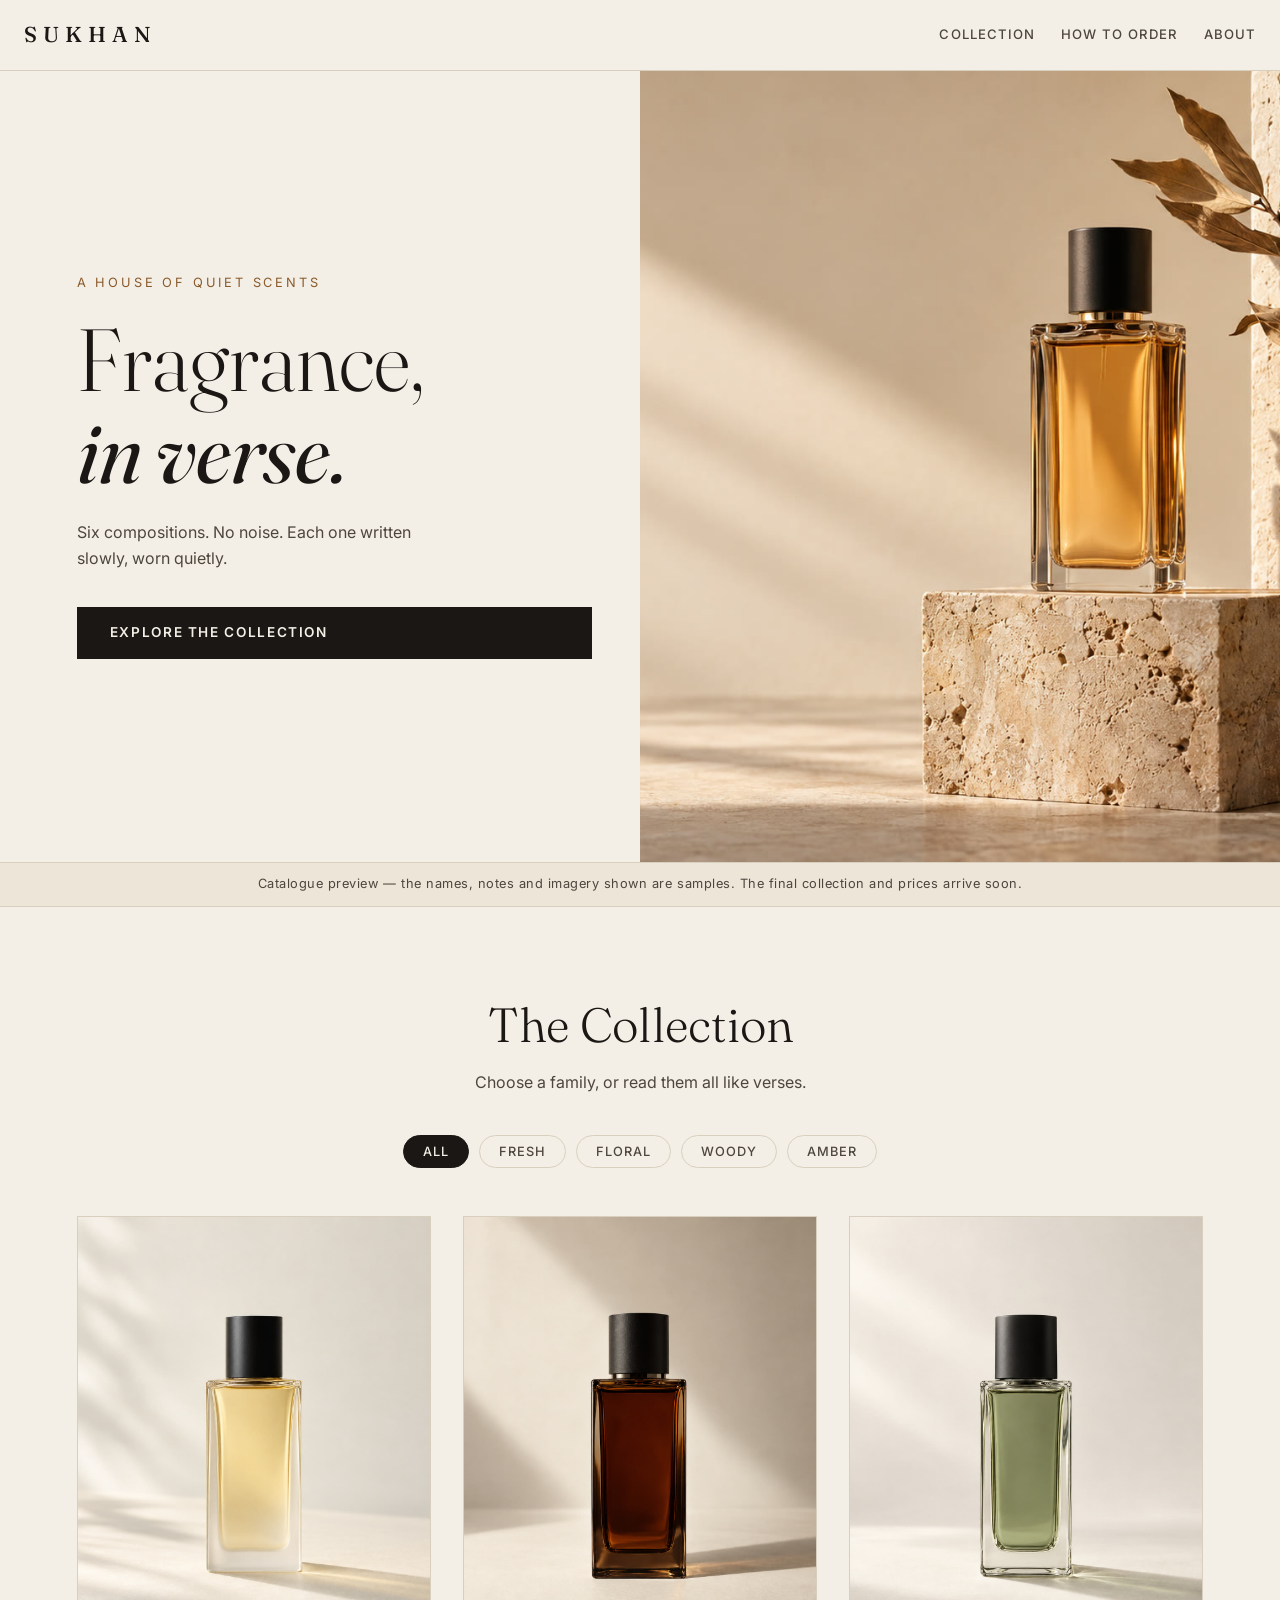
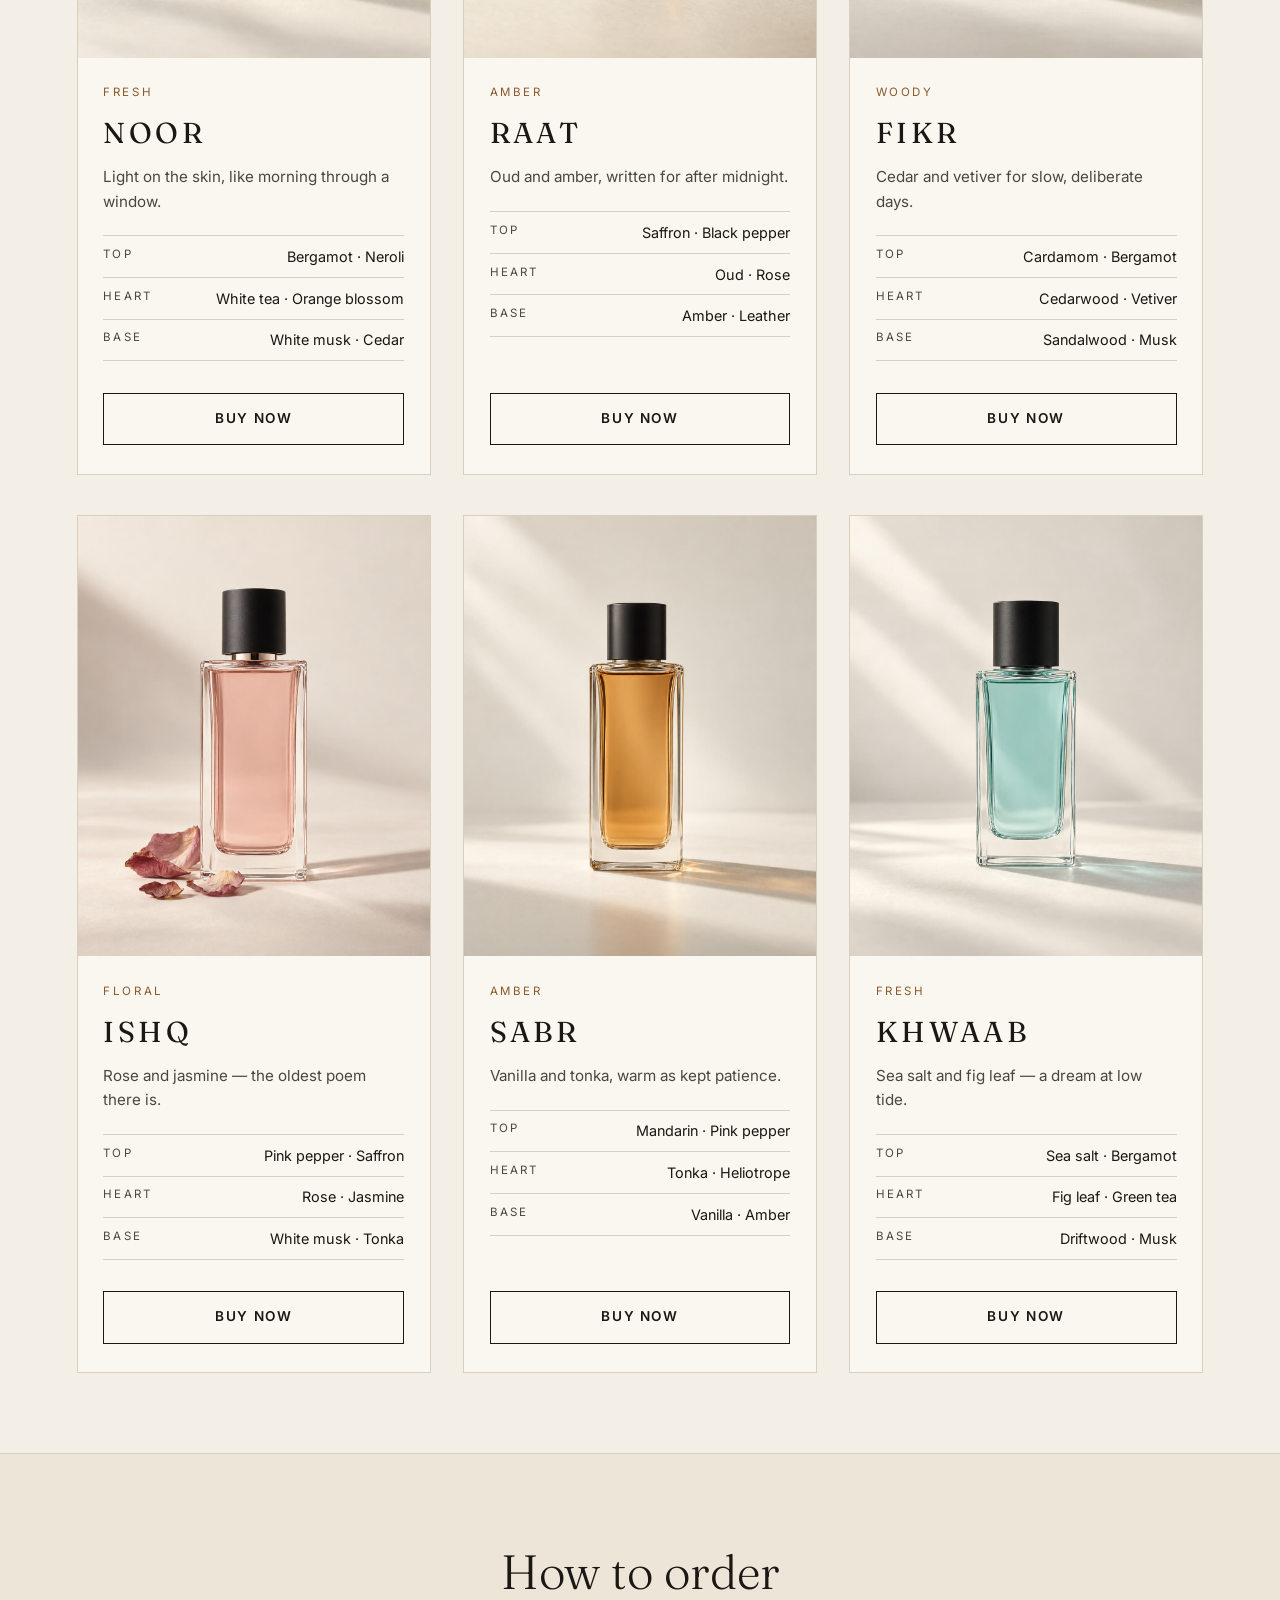
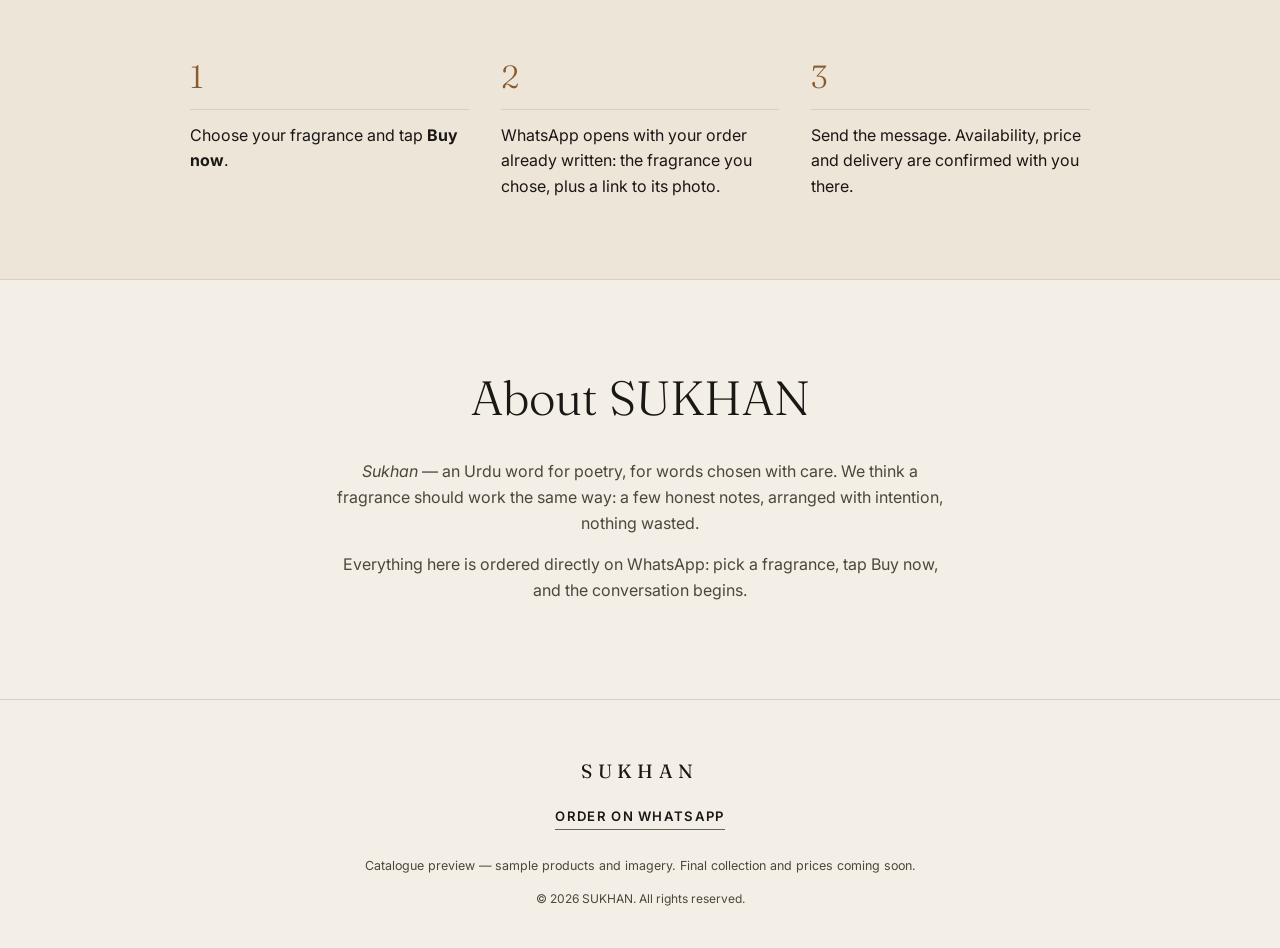
<file: index.html>
<!DOCTYPE html>
<html lang="en">
<head>
<meta charset="UTF-8">
<meta name="viewport" content="width=device-width, initial-scale=1.0">
<title>SUKHAN — Fragrance, in verse</title>
<meta name="description" content="SUKHAN — a minimalist fragrance house. Explore the collection and order directly on WhatsApp.">
<link rel="icon" href="data:image/svg+xml,%3Csvg xmlns='http://www.w3.org/2000/svg' viewBox='0 0 32 32'%3E%3Crect width='32' height='32' fill='%23F4EFE6'/%3E%3Ctext x='16' y='23' font-family='Georgia,serif' font-size='22' text-anchor='middle' fill='%231A1714'%3ES%3C/text%3E%3C/svg%3E">
<link rel="preconnect" href="https://fonts.googleapis.com">
<link rel="preconnect" href="https://fonts.gstatic.com" crossorigin>
<link href="https://fonts.googleapis.com/css2?family=Fraunces:ital,opsz,wght@0,9..144,300;0,9..144,400;0,9..144,500;1,9..144,300;1,9..144,400&family=Inter:wght@400;500;600&display=swap" rel="stylesheet">
<link rel="stylesheet" href="styles.css">
</head>
<body>

<header class="site-header" id="top">
  <a class="wordmark" href="#top">SUKHAN</a>
  <nav class="site-nav" aria-label="Main">
    <a href="#collection">Collection</a>
    <a href="#order">How to order</a>
    <a href="#about">About</a>
  </nav>
</header>

<main>

  <section class="hero">
    <div class="hero-inner">
      <p class="hero-kicker">A house of quiet scents</p>
      <h1 class="hero-title">Fragrance,<br><em>in verse.</em></h1>
      <p class="hero-sub">Six compositions. No noise. Each one written slowly, worn quietly.</p>
      <a class="btn btn-solid" href="#collection">Explore the collection</a>
    </div>
    <div class="hero-media" role="img" aria-label="A SUKHAN perfume bottle on a stone pedestal in soft window light"></div>
  </section>

  <p class="preview-note">Catalogue preview — the names, notes and imagery shown are samples. The final collection and prices arrive soon.</p>

  <section class="collection" id="collection">
    <header class="section-head">
      <h2>The Collection</h2>
      <p>Choose a family, or read them all like verses.</p>
    </header>

    <div class="filters" role="group" aria-label="Filter by scent family">
      <button class="chip is-active" data-filter="all">All</button>
      <button class="chip" data-filter="fresh">Fresh</button>
      <button class="chip" data-filter="floral">Floral</button>
      <button class="chip" data-filter="woody">Woody</button>
      <button class="chip" data-filter="amber">Amber</button>
    </div>

    <div class="grid" id="grid">

      <article class="card" data-family="fresh">
        <figure class="card-media"><img src="images/noor.jpg" alt="NOOR — pale golden SUKHAN perfume bottle on an ivory backdrop" loading="lazy"></figure>
        <div class="card-body">
          <p class="card-family">Fresh</p>
          <h3 class="card-name">NOOR</h3>
          <p class="card-line">Light on the skin, like morning through a window.</p>
          <dl class="notes">
            <div><dt>Top</dt><dd>Bergamot · Neroli</dd></div>
            <div><dt>Heart</dt><dd>White tea · Orange blossom</dd></div>
            <div><dt>Base</dt><dd>White musk · Cedar</dd></div>
          </dl>
          <a class="btn btn-outline" href="https://wa.me/917619225624?text=I+would+like+to+buy+NOOR+from+SUKHAN.%0Ahttps%3A%2F%2Fnadeem9986.github.io%2Fsukhan%2Fimages%2Fnoor.jpg" target="_blank" rel="noopener">Buy now</a>
        </div>
      </article>

      <article class="card" data-family="amber">
        <figure class="card-media"><img src="images/raat.jpg" alt="RAAT — deep amber SUKHAN perfume bottle on an ivory backdrop" loading="lazy"></figure>
        <div class="card-body">
          <p class="card-family">Amber</p>
          <h3 class="card-name">RAAT</h3>
          <p class="card-line">Oud and amber, written for after midnight.</p>
          <dl class="notes">
            <div><dt>Top</dt><dd>Saffron · Black pepper</dd></div>
            <div><dt>Heart</dt><dd>Oud · Rose</dd></div>
            <div><dt>Base</dt><dd>Amber · Leather</dd></div>
          </dl>
          <a class="btn btn-outline" href="https://wa.me/917619225624?text=I+would+like+to+buy+RAAT+from+SUKHAN.%0Ahttps%3A%2F%2Fnadeem9986.github.io%2Fsukhan%2Fimages%2Fraat.jpg" target="_blank" rel="noopener">Buy now</a>
        </div>
      </article>

      <article class="card" data-family="woody">
        <figure class="card-media"><img src="images/fikr.jpg" alt="FIKR — sage green SUKHAN perfume bottle on an ivory backdrop" loading="lazy"></figure>
        <div class="card-body">
          <p class="card-family">Woody</p>
          <h3 class="card-name">FIKR</h3>
          <p class="card-line">Cedar and vetiver for slow, deliberate days.</p>
          <dl class="notes">
            <div><dt>Top</dt><dd>Cardamom · Bergamot</dd></div>
            <div><dt>Heart</dt><dd>Cedarwood · Vetiver</dd></div>
            <div><dt>Base</dt><dd>Sandalwood · Musk</dd></div>
          </dl>
          <a class="btn btn-outline" href="https://wa.me/917619225624?text=I+would+like+to+buy+FIKR+from+SUKHAN.%0Ahttps%3A%2F%2Fnadeem9986.github.io%2Fsukhan%2Fimages%2Ffikr.jpg" target="_blank" rel="noopener">Buy now</a>
        </div>
      </article>

      <article class="card" data-family="floral">
        <figure class="card-media"><img src="images/ishq.jpg" alt="ISHQ — blush rose SUKHAN perfume bottle with dried petals at its base" loading="lazy"></figure>
        <div class="card-body">
          <p class="card-family">Floral</p>
          <h3 class="card-name">ISHQ</h3>
          <p class="card-line">Rose and jasmine — the oldest poem there is.</p>
          <dl class="notes">
            <div><dt>Top</dt><dd>Pink pepper · Saffron</dd></div>
            <div><dt>Heart</dt><dd>Rose · Jasmine</dd></div>
            <div><dt>Base</dt><dd>White musk · Tonka</dd></div>
          </dl>
          <a class="btn btn-outline" href="https://wa.me/917619225624?text=I+would+like+to+buy+ISHQ+from+SUKHAN.%0Ahttps%3A%2F%2Fnadeem9986.github.io%2Fsukhan%2Fimages%2Fishq.jpg" target="_blank" rel="noopener">Buy now</a>
        </div>
      </article>

      <article class="card" data-family="amber">
        <figure class="card-media"><img src="images/sabr.jpg" alt="SABR — honey caramel SUKHAN perfume bottle on an ivory backdrop" loading="lazy"></figure>
        <div class="card-body">
          <p class="card-family">Amber</p>
          <h3 class="card-name">SABR</h3>
          <p class="card-line">Vanilla and tonka, warm as kept patience.</p>
          <dl class="notes">
            <div><dt>Top</dt><dd>Mandarin · Pink pepper</dd></div>
            <div><dt>Heart</dt><dd>Tonka · Heliotrope</dd></div>
            <div><dt>Base</dt><dd>Vanilla · Amber</dd></div>
          </dl>
          <a class="btn btn-outline" href="https://wa.me/917619225624?text=I+would+like+to+buy+SABR+from+SUKHAN.%0Ahttps%3A%2F%2Fnadeem9986.github.io%2Fsukhan%2Fimages%2Fsabr.jpg" target="_blank" rel="noopener">Buy now</a>
        </div>
      </article>

      <article class="card" data-family="fresh">
        <figure class="card-media"><img src="images/khwaab.jpg" alt="KHWAAB — pale aqua SUKHAN perfume bottle on an ivory backdrop" loading="lazy"></figure>
        <div class="card-body">
          <p class="card-family">Fresh</p>
          <h3 class="card-name">KHWAAB</h3>
          <p class="card-line">Sea salt and fig leaf — a dream at low tide.</p>
          <dl class="notes">
            <div><dt>Top</dt><dd>Sea salt · Bergamot</dd></div>
            <div><dt>Heart</dt><dd>Fig leaf · Green tea</dd></div>
            <div><dt>Base</dt><dd>Driftwood · Musk</dd></div>
          </dl>
          <a class="btn btn-outline" href="https://wa.me/917619225624?text=I+would+like+to+buy+KHWAAB+from+SUKHAN.%0Ahttps%3A%2F%2Fnadeem9986.github.io%2Fsukhan%2Fimages%2Fkhwaab.jpg" target="_blank" rel="noopener">Buy now</a>
        </div>
      </article>

    </div>
  </section>

  <section class="order" id="order">
    <header class="section-head">
      <h2>How to order</h2>
    </header>
    <ol class="steps">
      <li><span class="step-no">1</span><p>Choose your fragrance and tap <strong>Buy now</strong>.</p></li>
      <li><span class="step-no">2</span><p>WhatsApp opens with your order already written: the fragrance you chose, plus a link to its photo.</p></li>
      <li><span class="step-no">3</span><p>Send the message. Availability, price and delivery are confirmed with you there.</p></li>
    </ol>
  </section>

  <section class="about" id="about">
    <div class="about-inner">
      <h2>About SUKHAN</h2>
      <p><em>Sukhan</em> — an Urdu word for poetry, for words chosen with care. We think a fragrance should work the same way: a few honest notes, arranged with intention, nothing wasted.</p>
      <p>Everything here is ordered directly on WhatsApp: pick a fragrance, tap Buy now, and the conversation begins.</p>
    </div>
  </section>

</main>

<footer class="site-footer">
  <p class="footer-wordmark">SUKHAN</p>
  <a class="footer-wa" href="https://wa.me/917619225624?text=I+would+like+to+buy+from+SUKHAN." target="_blank" rel="noopener">Order on WhatsApp</a>
  <p class="footer-note">Catalogue preview — sample products and imagery. Final collection and prices coming soon.</p>
  <p class="footer-fine">© 2026 SUKHAN. All rights reserved.</p>
</footer>

<script src="app.js" defer></script>
</body>
</html>
</file>
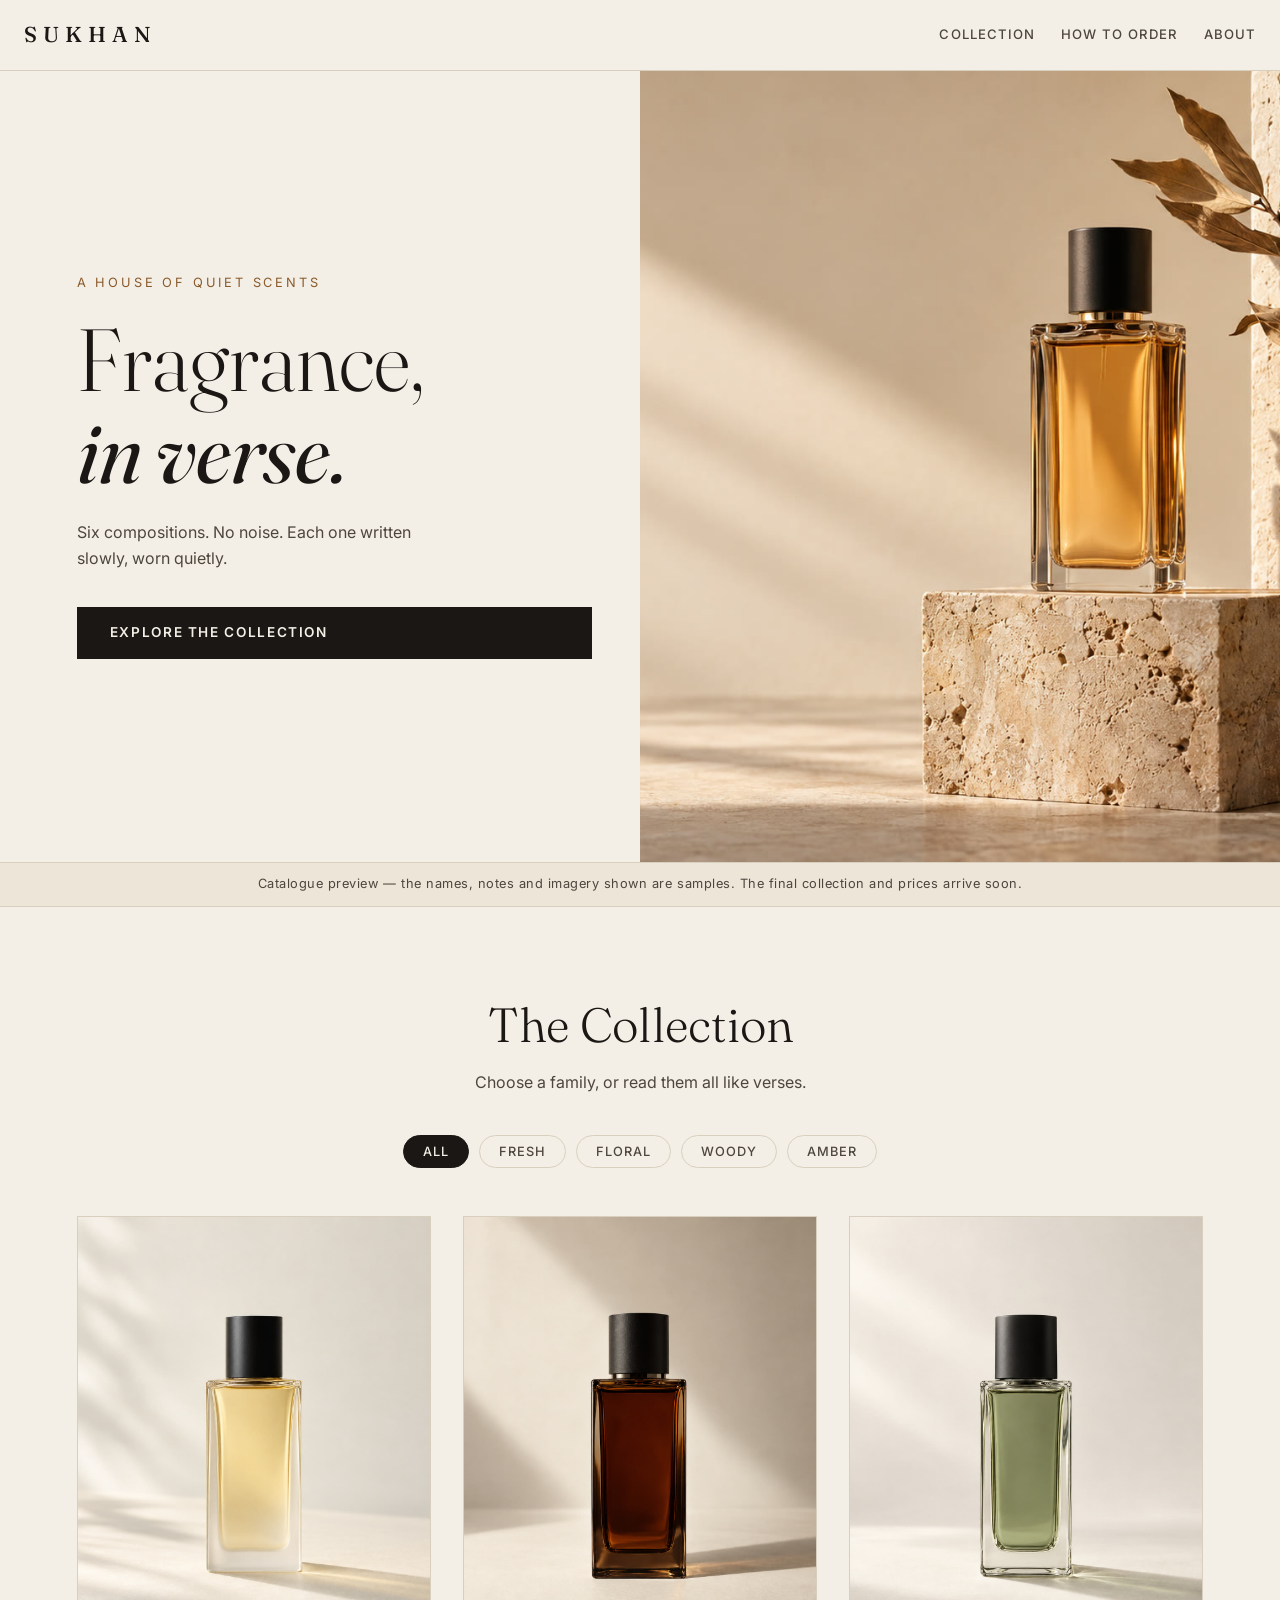
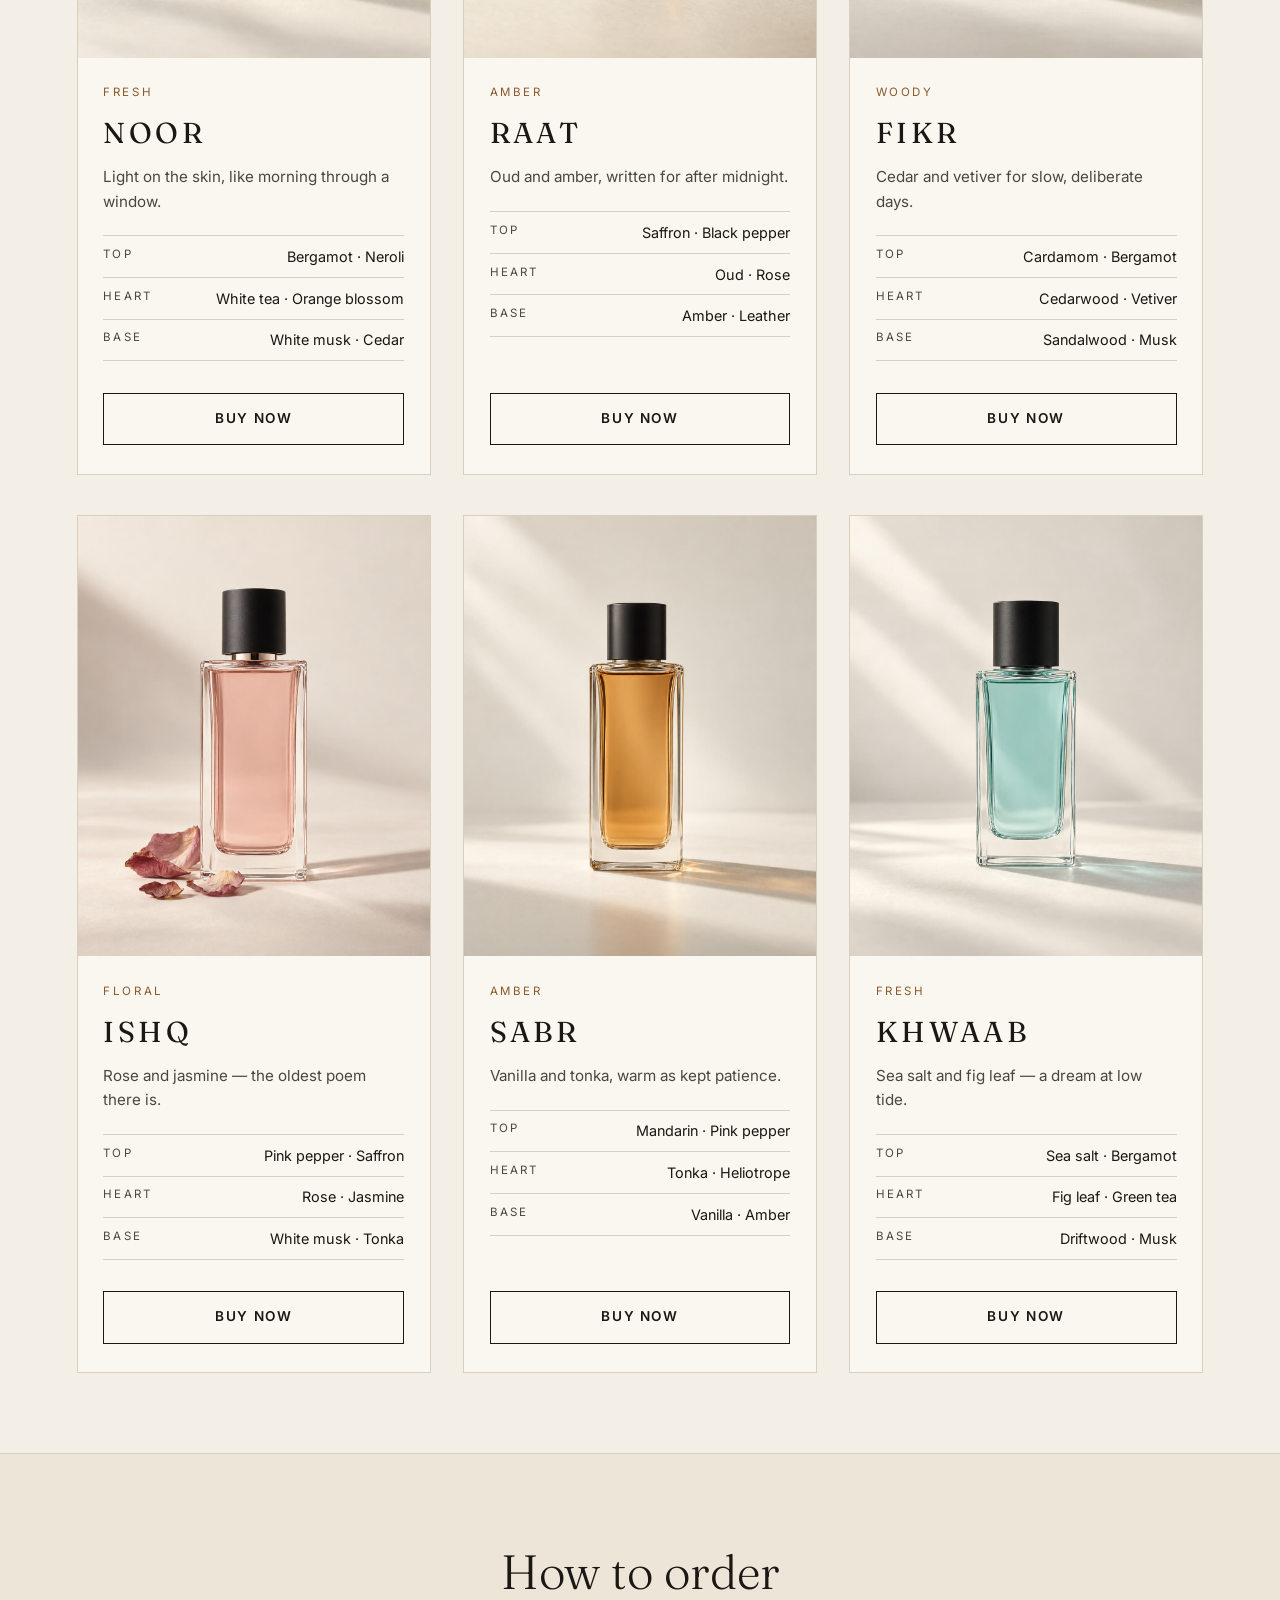
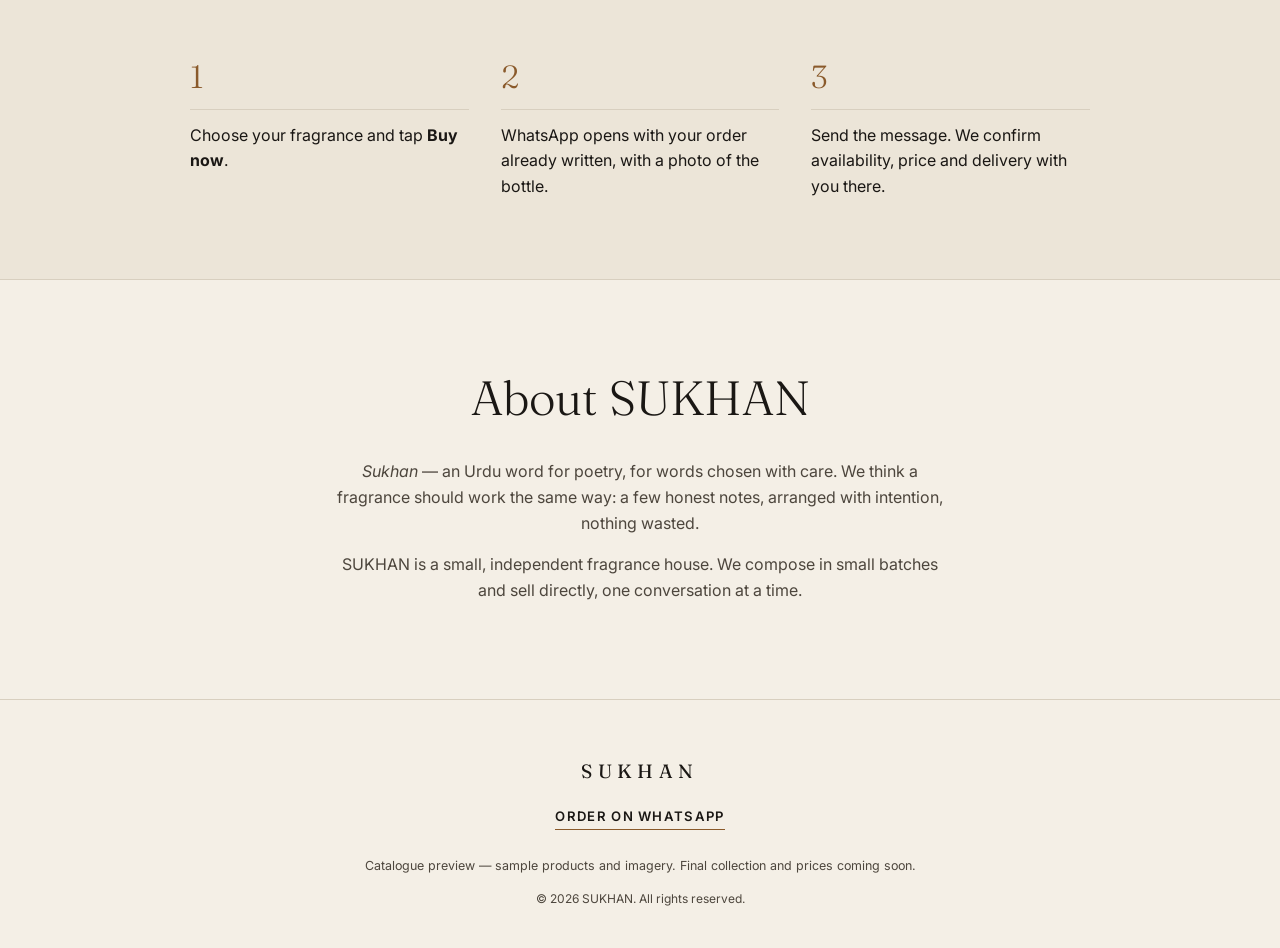
<file: 3-index.html>
<!DOCTYPE html>
<html lang="en">
<head>
<meta charset="UTF-8">
<meta name="viewport" content="width=device-width, initial-scale=1.0">
<title>SUKHAN — Fragrance, in verse</title>
<meta name="description" content="SUKHAN — a minimalist fragrance house. Explore the collection and order directly on WhatsApp.">
<link rel="icon" href="data:image/svg+xml,%3Csvg xmlns='http://www.w3.org/2000/svg' viewBox='0 0 32 32'%3E%3Crect width='32' height='32' fill='%23F4EFE6'/%3E%3Ctext x='16' y='23' font-family='Georgia,serif' font-size='22' text-anchor='middle' fill='%231A1714'%3ES%3C/text%3E%3C/svg%3E">
<link rel="preconnect" href="https://fonts.googleapis.com">
<link rel="preconnect" href="https://fonts.gstatic.com" crossorigin>
<link href="https://fonts.googleapis.com/css2?family=Fraunces:ital,opsz,wght@0,9..144,300;0,9..144,400;0,9..144,500;1,9..144,300;1,9..144,400&family=Inter:wght@400;500;600&display=swap" rel="stylesheet">
<link rel="stylesheet" href="styles.css">
</head>
<body>

<header class="site-header" id="top">
  <a class="wordmark" href="#top">SUKHAN</a>
  <nav class="site-nav" aria-label="Main">
    <a href="#collection">Collection</a>
    <a href="#order">How to order</a>
    <a href="#about">About</a>
  </nav>
</header>

<main>

  <section class="hero">
    <div class="hero-inner">
      <p class="hero-kicker">A house of quiet scents</p>
      <h1 class="hero-title">Fragrance,<br><em>in verse.</em></h1>
      <p class="hero-sub">Six compositions. No noise. Each one written slowly, worn quietly.</p>
      <a class="btn btn-solid" href="#collection">Explore the collection</a>
    </div>
    <div class="hero-media" role="img" aria-label="A SUKHAN perfume bottle on a stone pedestal in soft window light"></div>
  </section>

  <p class="preview-note">Catalogue preview — the names, notes and imagery shown are samples. The final collection and prices arrive soon.</p>

  <section class="collection" id="collection">
    <header class="section-head">
      <h2>The Collection</h2>
      <p>Choose a family, or read them all like verses.</p>
    </header>

    <div class="filters" role="group" aria-label="Filter by scent family">
      <button class="chip is-active" data-filter="all">All</button>
      <button class="chip" data-filter="fresh">Fresh</button>
      <button class="chip" data-filter="floral">Floral</button>
      <button class="chip" data-filter="woody">Woody</button>
      <button class="chip" data-filter="amber">Amber</button>
    </div>

    <div class="grid" id="grid">

      <article class="card" data-family="fresh">
        <figure class="card-media"><img src="images/noor.jpg" alt="NOOR — pale golden SUKHAN perfume bottle on an ivory backdrop" loading="lazy"></figure>
        <div class="card-body">
          <p class="card-family">Fresh</p>
          <h3 class="card-name">NOOR</h3>
          <p class="card-line">Light on the skin, like morning through a window.</p>
          <dl class="notes">
            <div><dt>Top</dt><dd>Bergamot · Neroli</dd></div>
            <div><dt>Heart</dt><dd>White tea · Orange blossom</dd></div>
            <div><dt>Base</dt><dd>White musk · Cedar</dd></div>
          </dl>
          <a class="btn btn-outline" href="https://wa.me/917619225624?text=I+would+like+to+buy+NOOR+from+SUKHAN.%0Ahttps%3A%2F%2Fnadeem9986.github.io%2Fsukhan%2Fimages%2Fnoor.jpg" target="_blank" rel="noopener">Buy now</a>
        </div>
      </article>

      <article class="card" data-family="amber">
        <figure class="card-media"><img src="images/raat.jpg" alt="RAAT — deep amber SUKHAN perfume bottle on an ivory backdrop" loading="lazy"></figure>
        <div class="card-body">
          <p class="card-family">Amber</p>
          <h3 class="card-name">RAAT</h3>
          <p class="card-line">Oud and amber, written for after midnight.</p>
          <dl class="notes">
            <div><dt>Top</dt><dd>Saffron · Black pepper</dd></div>
            <div><dt>Heart</dt><dd>Oud · Rose</dd></div>
            <div><dt>Base</dt><dd>Amber · Leather</dd></div>
          </dl>
          <a class="btn btn-outline" href="https://wa.me/917619225624?text=I+would+like+to+buy+RAAT+from+SUKHAN.%0Ahttps%3A%2F%2Fnadeem9986.github.io%2Fsukhan%2Fimages%2Fraat.jpg" target="_blank" rel="noopener">Buy now</a>
        </div>
      </article>

      <article class="card" data-family="woody">
        <figure class="card-media"><img src="images/fikr.jpg" alt="FIKR — sage green SUKHAN perfume bottle on an ivory backdrop" loading="lazy"></figure>
        <div class="card-body">
          <p class="card-family">Woody</p>
          <h3 class="card-name">FIKR</h3>
          <p class="card-line">Cedar and vetiver for slow, deliberate days.</p>
          <dl class="notes">
            <div><dt>Top</dt><dd>Cardamom · Bergamot</dd></div>
            <div><dt>Heart</dt><dd>Cedarwood · Vetiver</dd></div>
            <div><dt>Base</dt><dd>Sandalwood · Musk</dd></div>
          </dl>
          <a class="btn btn-outline" href="https://wa.me/917619225624?text=I+would+like+to+buy+FIKR+from+SUKHAN.%0Ahttps%3A%2F%2Fnadeem9986.github.io%2Fsukhan%2Fimages%2Ffikr.jpg" target="_blank" rel="noopener">Buy now</a>
        </div>
      </article>

      <article class="card" data-family="floral">
        <figure class="card-media"><img src="images/ishq.jpg" alt="ISHQ — blush rose SUKHAN perfume bottle with dried petals at its base" loading="lazy"></figure>
        <div class="card-body">
          <p class="card-family">Floral</p>
          <h3 class="card-name">ISHQ</h3>
          <p class="card-line">Rose and jasmine — the oldest poem there is.</p>
          <dl class="notes">
            <div><dt>Top</dt><dd>Pink pepper · Saffron</dd></div>
            <div><dt>Heart</dt><dd>Rose · Jasmine</dd></div>
            <div><dt>Base</dt><dd>White musk · Tonka</dd></div>
          </dl>
          <a class="btn btn-outline" href="https://wa.me/917619225624?text=I+would+like+to+buy+ISHQ+from+SUKHAN.%0Ahttps%3A%2F%2Fnadeem9986.github.io%2Fsukhan%2Fimages%2Fishq.jpg" target="_blank" rel="noopener">Buy now</a>
        </div>
      </article>

      <article class="card" data-family="amber">
        <figure class="card-media"><img src="images/sabr.jpg" alt="SABR — honey caramel SUKHAN perfume bottle on an ivory backdrop" loading="lazy"></figure>
        <div class="card-body">
          <p class="card-family">Amber</p>
          <h3 class="card-name">SABR</h3>
          <p class="card-line">Vanilla and tonka, warm as kept patience.</p>
          <dl class="notes">
            <div><dt>Top</dt><dd>Mandarin · Pink pepper</dd></div>
            <div><dt>Heart</dt><dd>Tonka · Heliotrope</dd></div>
            <div><dt>Base</dt><dd>Vanilla · Amber</dd></div>
          </dl>
          <a class="btn btn-outline" href="https://wa.me/917619225624?text=I+would+like+to+buy+SABR+from+SUKHAN.%0Ahttps%3A%2F%2Fnadeem9986.github.io%2Fsukhan%2Fimages%2Fsabr.jpg" target="_blank" rel="noopener">Buy now</a>
        </div>
      </article>

      <article class="card" data-family="fresh">
        <figure class="card-media"><img src="images/khwaab.jpg" alt="KHWAAB — pale aqua SUKHAN perfume bottle on an ivory backdrop" loading="lazy"></figure>
        <div class="card-body">
          <p class="card-family">Fresh</p>
          <h3 class="card-name">KHWAAB</h3>
          <p class="card-line">Sea salt and fig leaf — a dream at low tide.</p>
          <dl class="notes">
            <div><dt>Top</dt><dd>Sea salt · Bergamot</dd></div>
            <div><dt>Heart</dt><dd>Fig leaf · Green tea</dd></div>
            <div><dt>Base</dt><dd>Driftwood · Musk</dd></div>
          </dl>
          <a class="btn btn-outline" href="https://wa.me/917619225624?text=I+would+like+to+buy+KHWAAB+from+SUKHAN.%0Ahttps%3A%2F%2Fnadeem9986.github.io%2Fsukhan%2Fimages%2Fkhwaab.jpg" target="_blank" rel="noopener">Buy now</a>
        </div>
      </article>

    </div>
  </section>

  <section class="order" id="order">
    <header class="section-head">
      <h2>How to order</h2>
    </header>
    <ol class="steps">
      <li><span class="step-no">1</span><p>Choose your fragrance and tap <strong>Buy now</strong>.</p></li>
      <li><span class="step-no">2</span><p>WhatsApp opens with your order already written, with a photo of the bottle.</p></li>
      <li><span class="step-no">3</span><p>Send the message. We confirm availability, price and delivery with you there.</p></li>
    </ol>
  </section>

  <section class="about" id="about">
    <div class="about-inner">
      <h2>About SUKHAN</h2>
      <p><em>Sukhan</em> — an Urdu word for poetry, for words chosen with care. We think a fragrance should work the same way: a few honest notes, arranged with intention, nothing wasted.</p>
      <p>SUKHAN is a small, independent fragrance house. We compose in small batches and sell directly, one conversation at a time.</p>
    </div>
  </section>

</main>

<footer class="site-footer">
  <p class="footer-wordmark">SUKHAN</p>
  <a class="footer-wa" href="https://wa.me/917619225624?text=I+would+like+to+buy+from+SUKHAN." target="_blank" rel="noopener">Order on WhatsApp</a>
  <p class="footer-note">Catalogue preview — sample products and imagery. Final collection and prices coming soon.</p>
  <p class="footer-fine">© 2026 SUKHAN. All rights reserved.</p>
</footer>

<script src="app.js" defer></script>
</body>
</html>
</file>
<file: styles.css>
:root {
  --ivory: #f4efe6;
  --ivory-deep: #ece5d8;
  --ink: #1a1714;
  --ink-soft: #4d463d;
  --accent: #8a5a2b;
  --line: #d8cfbf;
  --serif: "Fraunces", Georgia, serif;
  --sans: "Inter", -apple-system, sans-serif;
}

* { margin: 0; padding: 0; box-sizing: border-box; }

html { scroll-behavior: smooth; }

body {
  background: var(--ivory);
  color: var(--ink);
  font-family: var(--sans);
  font-size: 16px;
  line-height: 1.6;
  -webkit-font-smoothing: antialiased;
}

img { display: block; max-width: 100%; }

a { color: inherit; }

/* ---------- Header ---------- */

.site-header {
  position: sticky;
  top: 0;
  z-index: 10;
  display: flex;
  align-items: center;
  justify-content: space-between;
  padding: 1.1rem 1.5rem;
  background: rgba(244, 239, 230, 0.92);
  backdrop-filter: blur(8px);
  border-bottom: 1px solid var(--line);
}

.wordmark {
  font-family: var(--serif);
  font-weight: 500;
  font-size: 1.35rem;
  letter-spacing: 0.28em;
  text-decoration: none;
}

.site-nav { display: flex; gap: 1.6rem; }

.site-nav a {
  font-size: 0.82rem;
  font-weight: 500;
  letter-spacing: 0.08em;
  text-transform: uppercase;
  text-decoration: none;
  color: var(--ink-soft);
}

.site-nav a:hover { color: var(--ink); }

/* ---------- Hero ---------- */

.hero {
  display: grid;
  grid-template-columns: 1fr 1fr;
  min-height: 88vh;
  border-bottom: 1px solid var(--line);
}

.hero-inner {
  display: flex;
  flex-direction: column;
  justify-content: center;
  padding: 4rem 3rem 4rem clamp(1.5rem, 6vw, 6rem);
}

.hero-kicker {
  font-size: 0.8rem;
  letter-spacing: 0.22em;
  text-transform: uppercase;
  color: var(--accent);
  margin-bottom: 1.2rem;
}

.hero-title {
  font-family: var(--serif);
  font-weight: 300;
  font-size: clamp(3rem, 7vw, 5.5rem);
  line-height: 1.05;
  margin-bottom: 1.4rem;
}

.hero-title em { font-style: italic; font-weight: 400; }

.hero-sub {
  max-width: 34ch;
  color: var(--ink-soft);
  margin-bottom: 2.2rem;
}

.hero-media {
  background-image: url("images/hero.jpg");
  background-size: cover;
  background-position: 72% center;
  min-height: 50vh;
}

/* ---------- Preview note ---------- */

.preview-note {
  text-align: center;
  font-size: 0.8rem;
  letter-spacing: 0.04em;
  color: var(--ink-soft);
  background: var(--ivory-deep);
  border-bottom: 1px solid var(--line);
  padding: 0.7rem 1rem;
}

/* ---------- Buttons ---------- */

.btn {
  display: inline-block;
  font-size: 0.85rem;
  font-weight: 600;
  letter-spacing: 0.12em;
  text-transform: uppercase;
  text-decoration: none;
  padding: 0.9rem 2rem;
  border: 1px solid var(--ink);
  transition: background 0.2s ease, color 0.2s ease;
}

.btn-solid { background: var(--ink); color: var(--ivory); }
.btn-solid:hover { background: var(--accent); border-color: var(--accent); }

.btn-outline { color: var(--ink); }
.btn-outline:hover { background: var(--ink); color: var(--ivory); }

/* ---------- Sections ---------- */

.section-head { text-align: center; margin-bottom: 2.5rem; }

.section-head h2 {
  font-family: var(--serif);
  font-weight: 300;
  font-size: clamp(2rem, 4vw, 3rem);
  margin-bottom: 0.4rem;
}

.section-head p { color: var(--ink-soft); }

.collection { padding: 5rem clamp(1.5rem, 6vw, 6rem); }

/* ---------- Filters ---------- */

.filters {
  display: flex;
  flex-wrap: wrap;
  justify-content: center;
  gap: 0.6rem;
  margin-bottom: 3rem;
}

.chip {
  font-family: var(--sans);
  font-size: 0.8rem;
  font-weight: 500;
  letter-spacing: 0.08em;
  text-transform: uppercase;
  padding: 0.5rem 1.2rem;
  background: transparent;
  color: var(--ink-soft);
  border: 1px solid var(--line);
  border-radius: 999px;
  cursor: pointer;
  transition: all 0.2s ease;
}

.chip:hover { border-color: var(--ink); color: var(--ink); }

.chip.is-active { background: var(--ink); color: var(--ivory); border-color: var(--ink); }

.chip:focus-visible, .btn:focus-visible, a:focus-visible {
  outline: 2px solid var(--accent);
  outline-offset: 3px;
}

/* ---------- Grid & cards ---------- */

.grid {
  display: grid;
  grid-template-columns: repeat(auto-fill, minmax(300px, 1fr));
  gap: 2.5rem 2rem;
}

.card {
  border: 1px solid var(--line);
  background: #faf7f0;
  display: flex;
  flex-direction: column;
  opacity: 1;
  transform: none;
  transition: opacity 0.4s ease, transform 0.4s ease;
}

.card.is-hidden { display: none; }

.card-media img {
  width: 100%;
  aspect-ratio: 4 / 5;
  object-fit: cover;
}

.card-body {
  display: flex;
  flex-direction: column;
  gap: 0.55rem;
  padding: 1.6rem 1.6rem 1.8rem;
  flex: 1;
}

.card-family {
  font-size: 0.72rem;
  letter-spacing: 0.22em;
  text-transform: uppercase;
  color: var(--accent);
}

.card-name {
  font-family: var(--serif);
  font-weight: 400;
  font-size: 1.8rem;
  letter-spacing: 0.12em;
}

.card-line { color: var(--ink-soft); font-size: 0.95rem; }

.notes {
  margin: 0.8rem 0 1.4rem;
  border-top: 1px solid var(--line);
}

.notes > div {
  display: flex;
  justify-content: space-between;
  gap: 1rem;
  padding: 0.55rem 0;
  border-bottom: 1px solid var(--line);
}

.notes dt {
  font-size: 0.72rem;
  letter-spacing: 0.18em;
  text-transform: uppercase;
  color: var(--ink-soft);
  flex-shrink: 0;
}

.notes dd { font-size: 0.9rem; text-align: right; }

.card .btn { margin-top: auto; text-align: center; }

/* ---------- Order steps ---------- */

.order {
  padding: 5rem clamp(1.5rem, 6vw, 6rem);
  background: var(--ivory-deep);
  border-top: 1px solid var(--line);
  border-bottom: 1px solid var(--line);
}

.steps {
  list-style: none;
  display: grid;
  grid-template-columns: repeat(auto-fit, minmax(220px, 1fr));
  gap: 2rem;
  max-width: 900px;
  margin: 0 auto;
}

.steps li {
  display: flex;
  flex-direction: column;
  gap: 0.8rem;
}

.step-no {
  font-family: var(--serif);
  font-size: 2rem;
  font-weight: 300;
  color: var(--accent);
  border-bottom: 1px solid var(--line);
  padding-bottom: 0.4rem;
}

/* ---------- About ---------- */

.about { padding: 5rem clamp(1.5rem, 6vw, 6rem); }

.about-inner { max-width: 620px; margin: 0 auto; text-align: center; }

.about-inner h2 {
  font-family: var(--serif);
  font-weight: 300;
  font-size: clamp(2rem, 4vw, 3rem);
  margin-bottom: 1.4rem;
}

.about-inner p { color: var(--ink-soft); margin-bottom: 1rem; }

.about-inner em { font-style: italic; }

/* ---------- Footer ---------- */

.site-footer {
  text-align: center;
  padding: 3.5rem 1.5rem 2.5rem;
  border-top: 1px solid var(--line);
}

.footer-wordmark {
  font-family: var(--serif);
  letter-spacing: 0.28em;
  font-size: 1.2rem;
  margin-bottom: 1rem;
}

.footer-wa {
  display: inline-block;
  font-size: 0.82rem;
  font-weight: 600;
  letter-spacing: 0.1em;
  text-transform: uppercase;
  text-decoration: none;
  border-bottom: 1px solid var(--accent);
  padding-bottom: 2px;
  margin-bottom: 1.6rem;
}

.footer-note {
  font-size: 0.78rem;
  color: var(--ink-soft);
  margin-bottom: 0.8rem;
}

.footer-fine { font-size: 0.75rem; color: var(--ink-soft); }

/* ---------- Reveal animation ---------- */

.reveal {
  opacity: 0;
  transform: translateY(18px);
}

.reveal.is-visible {
  opacity: 1;
  transform: none;
  transition: opacity 0.6s ease, transform 0.6s ease;
}

@media (prefers-reduced-motion: reduce) {
  html { scroll-behavior: auto; }
  .reveal { opacity: 1; transform: none; }
  .reveal.is-visible { transition: none; }
}

/* ---------- Mobile ---------- */

@media (max-width: 820px) {
  .hero { grid-template-columns: 1fr; min-height: 0; }
  .hero-media { order: -1; min-height: 46vh; }
  .hero-inner { padding: 3rem 1.5rem; }
  .site-nav { gap: 1rem; }
  .collection, .order, .about { padding-left: 1.25rem; padding-right: 1.25rem; }
}

@media (max-width: 520px) {
  .site-header { flex-wrap: wrap; row-gap: 0.4rem; padding: 0.9rem 1.1rem; }
  .site-nav { flex-wrap: wrap; gap: 0.4rem 0.9rem; }
  .site-nav a { font-size: 0.72rem; }
}
</file>
